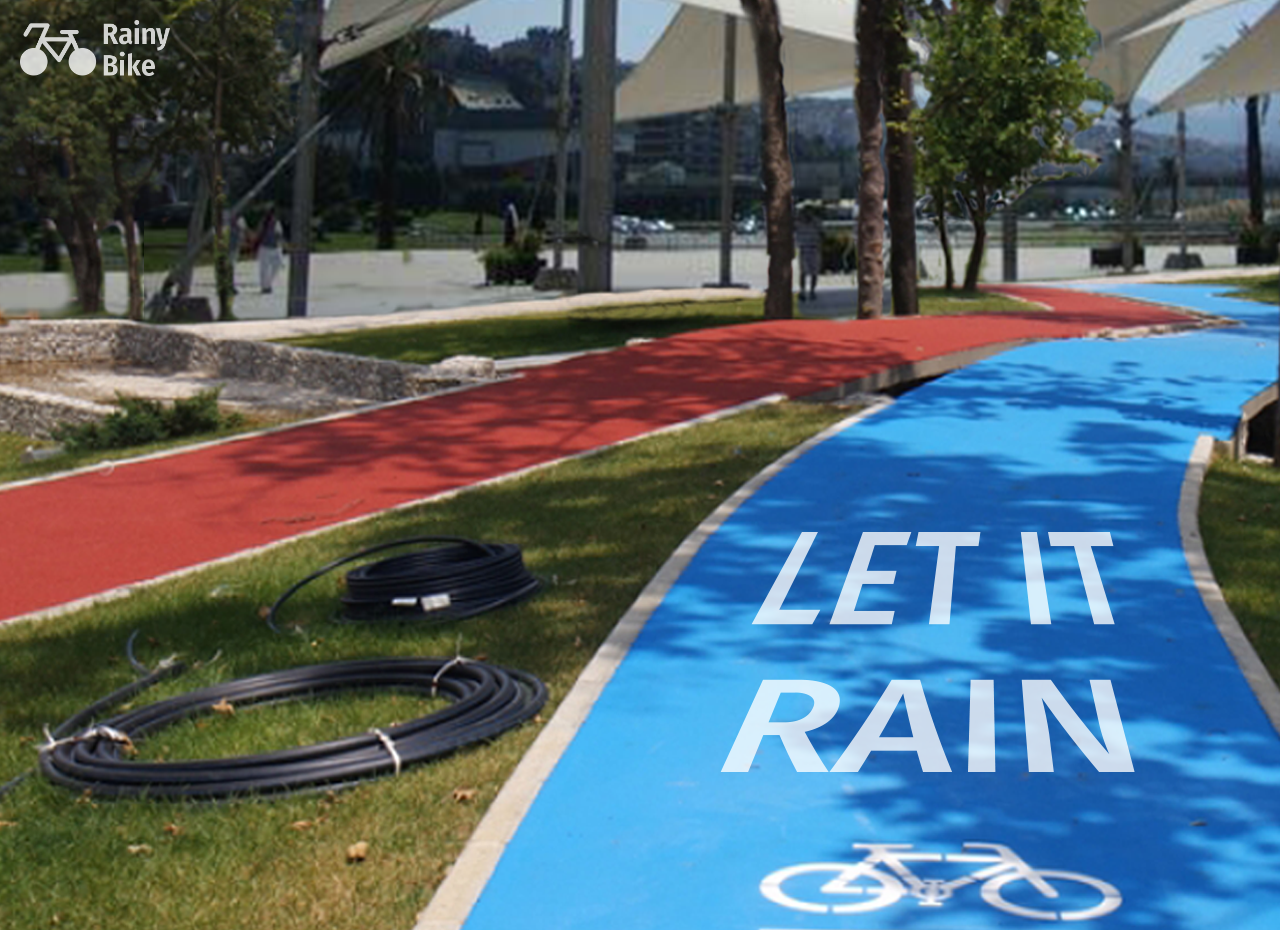
<file: index.html>
<!DOCTYPE html>
<html lang="en">
<head>
    <meta charset="UTF-8">
    <meta http-equiv="X-UA-Compatible" content="IE=edge">
    <meta name="viewport" content="width=device-width, initial-scale=1.0">
    <link rel="stylesheet" href="start.css">
    <link rel="preconnect" href="https://fonts.googleapis.com">
<link rel="preconnect" href="https://fonts.gstatic.com" crossorigin>
<link href="https://fonts.googleapis.com/css2?family=Fira+Sans+Condensed:wght@300&family=Fira+Sans:ital,wght@0,400;0,600;1,400&display=swap" rel="stylesheet">
    <title>Raining Bikes</title>
</head>
<body>
    <div class="head">
        <img src="images/logo-yazili.png">
    </div>
    <a href="rain.html" ><img src="images/letitrain.png" class="let"></a>
</body>
</html>
</file>
<file: start.css>
*{
    margin: 0;
    padding: 0;
    box-sizing: border-box;
}
body{
    background: url(images/siteye-arkaplantam.png) no-repeat;
    width: 1920px;
    height: 930px;
    overflow: hidden;
}

.let{
    position: absolute;
    position: relative;
    top: 532px;
    left: 720px;
}
.let:hover{
    transform: scale(1.1);
    filter: drop-shadow(0 0 0.75rem #BC4943);
}
.let:hover ~ .back{
    background-image: url(images/bwsiteye-arkaplantam.png) no-repeat;
}
.head{
    position: absolute;
    top: 20px;
    left: 20px;
}
.head img{
    width: 150px;
    height: auto;
    opacity: 0.8;
}
</file>
